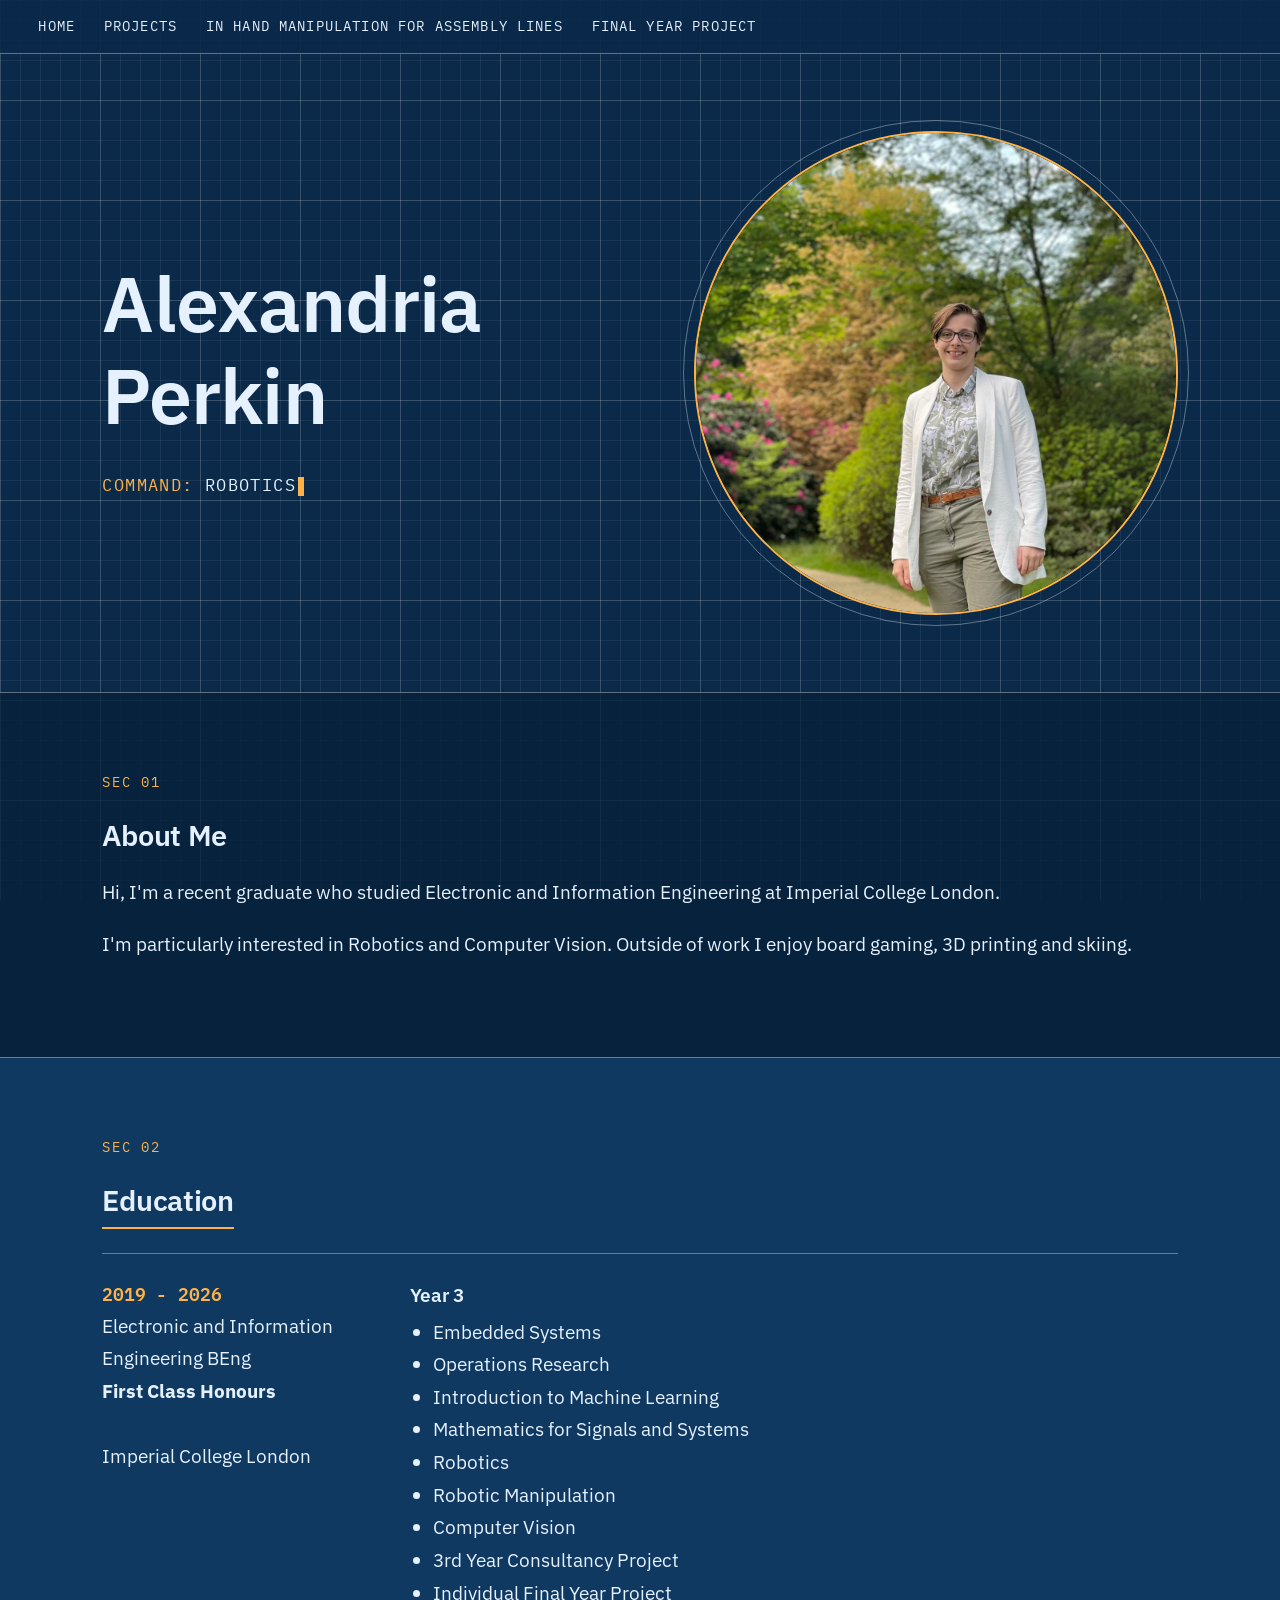
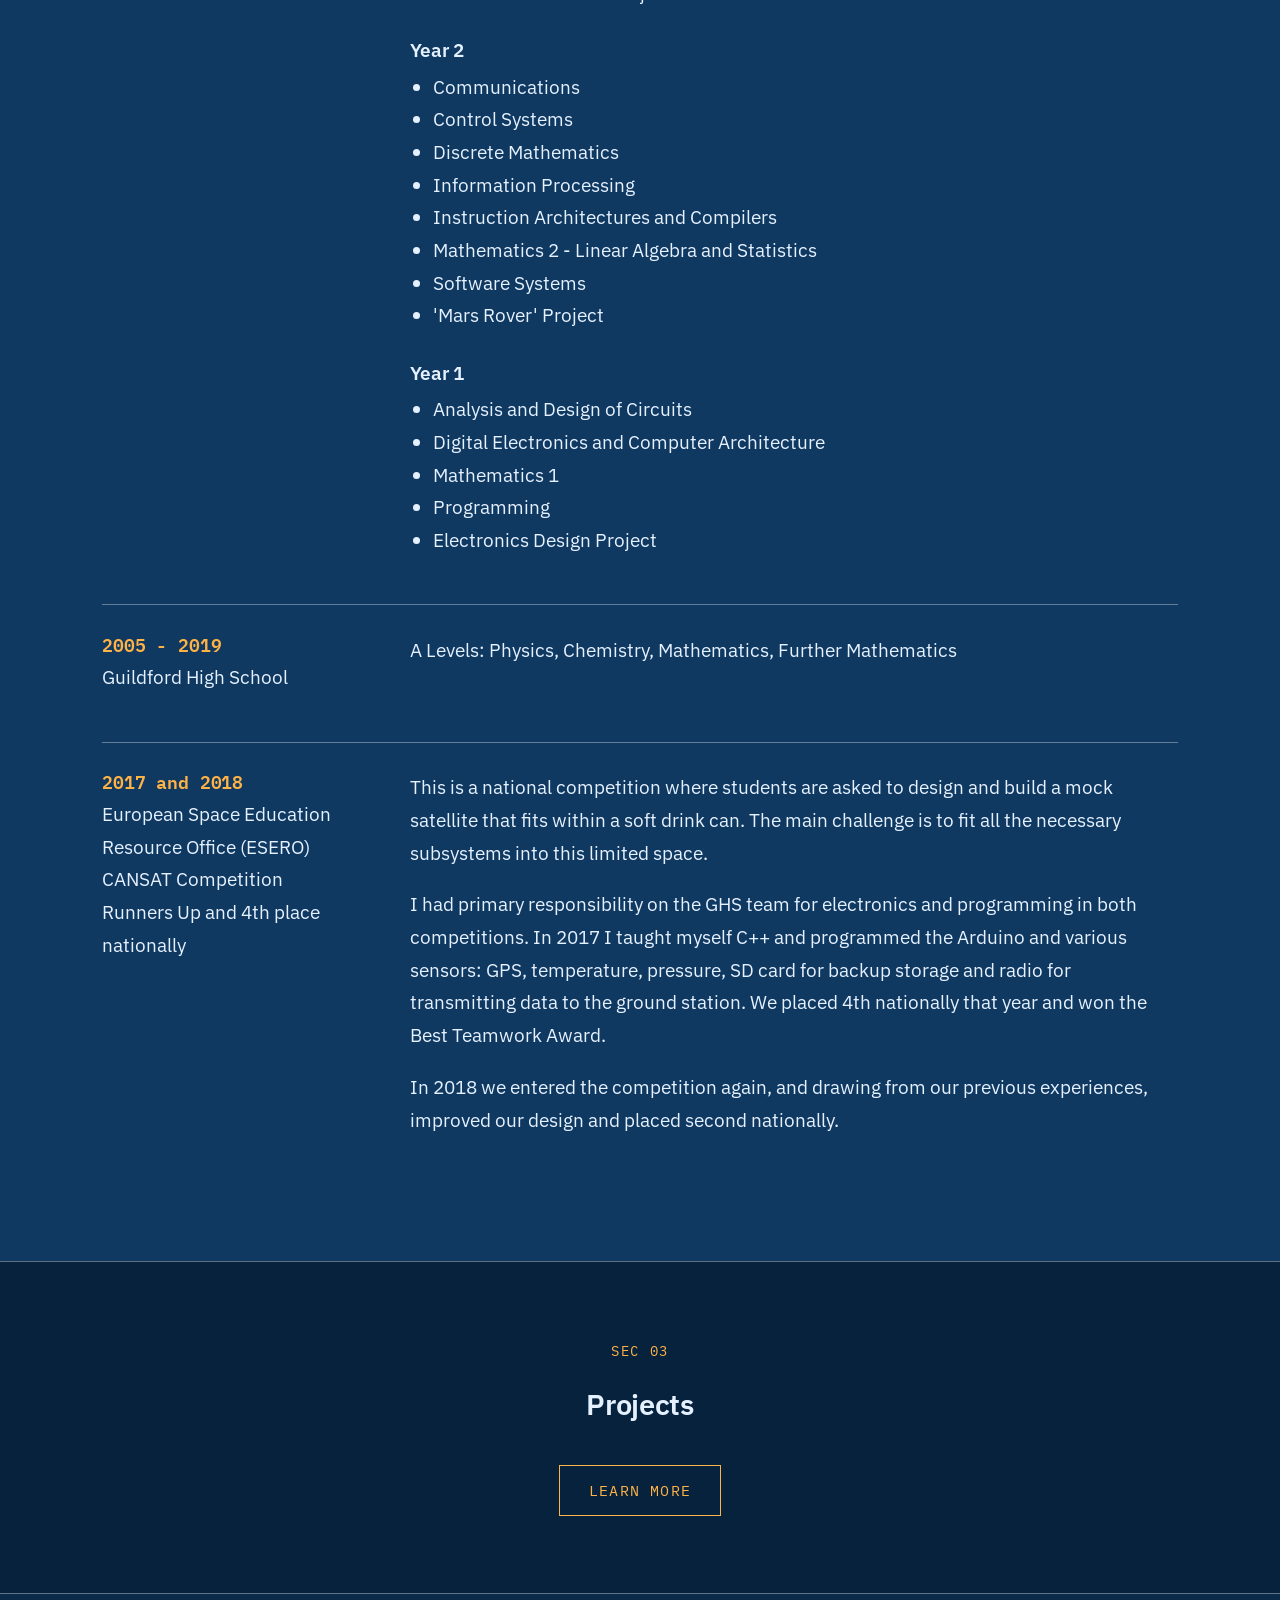
<file: index.html>
<!DOCTYPE html>
<html lang="en-GB">
<head>
  <meta charset="utf-8">
  <meta name="viewport" content="width=device-width, initial-scale=1">
  <title>Home | Portfolio</title>
  <link href="https://fonts.googleapis.com/css2?family=IBM+Plex+Mono:wght@400;500&family=IBM+Plex+Sans:wght@400;600&display=swap" rel="stylesheet">

  <link rel="stylesheet" href="style.css">
  <script src="script.js" defer></script>
</head>
<body>
  <nav>
    <a href="index.html">Home</a>
    <a href="projects.html">Projects</a>
    <a href="ihm.html">In Hand Manipulation for Assembly Lines</a>
    <a href="fyp.html">Final Year Project</a>
  </nav>

  <main class="full">
    <section class="band">
        <div class="wrap hero"> 
            <div class="hero-text">
                <span class="tag"></span>
                <h1>Alexandria Perkin</h1>
                <p class="command" aria-hidden="true"><span class="prompt">COMMAND:</span> <span id="typed"></span><span class="cursor"></span></p>
            </div>
            <img class="profile" src="images/alex.jpg">
        </div>
    </section>

    <section class="band band-dark">
        <div class="wrap">
            <span class="tag">Sec 01</span>
                <h1>About Me</h1>
                <p>Hi, I'm a recent graduate who studied Electronic and Information Engineering at Imperial College London.</p>
                <p>I'm particularly interested in Robotics and Computer Vision. Outside of work I enjoy board gaming, 3D printing and skiing.</p>
        </div>
    </section>

    <section class="band band-blue">
    <div class="wrap">
        <span class="tag">Sec 02</span>
                <h2>Education</h2>

                    <div class="edu-row">
                    <div>
                        <h3>2019 - 2026</h3>
                        <p>Electronic and Information Engineering BEng<br><strong>First Class Honours</strong> <br><br>Imperial College London</p>
                    </div>
                    <div>
                        <h4>Year 3</h4>
                        <ul>
                        <li>Embedded Systems</li>
                        <li>Operations Research</li>
                        <li>Introduction to Machine Learning</li>
                        <li>Mathematics for Signals and Systems</li>
                        <li>Robotics</li>
                        <li>Robotic Manipulation</li>
                        <li>Computer Vision</li>
                        <li>3rd Year Consultancy Project</li>
                        <li>Individual Final Year Project</li>
                        </ul>

                        <h4>Year 2</h4>
                        <ul>
                        <li>Communications</li>
                        <li>Control Systems</li>
                        <li>Discrete Mathematics</li>
                        <li>Information Processing</li>
                        <li>Instruction Architectures and Compilers</li>
                        <li>Mathematics 2 - Linear Algebra and Statistics</li>
                        <li>Software Systems</li>
                        <li>'Mars Rover' Project</li>
                        </ul>

                        <h4>Year 1</h4>
                        <ul>
                        <li>Analysis and Design of Circuits</li>
                        <li>Digital Electronics and Computer Architecture</li>
                        <li>Mathematics 1</li>
                        <li>Programming</li>
                        <li>Electronics Design Project</li>
                        </ul>
                    </div>
                    </div>

                    <div class="edu-row">
                    <div>
                        <h3>2005 - 2019</h3>
                        <p>Guildford High School</p>
                    </div>
                    <div>
                        <p>A Levels: Physics, Chemistry, Mathematics, Further Mathematics</p>
                    </div>
                    </div>

                    <div class="edu-row">
                    <div>
                        <h3>2017 and 2018</h3>
                        <p>European Space Education Resource Office (ESERO) CANSAT Competition<br>Runners Up and 4th place nationally</p>
                    </div>
                    <div>
                        <p>This is a national competition where students are asked to design and build a mock satellite that fits within a soft drink can. The main challenge is to fit all the necessary subsystems into this limited space.</p>
                        <p>I had primary responsibility on the GHS team for electronics and programming in both competitions. In 2017 I taught myself C++ and programmed the Arduino and various sensors: GPS, temperature, pressure, SD card for backup storage and radio for transmitting data to the ground station. We placed 4th nationally that year and won the Best Teamwork Award.</p>
                        <p>In 2018 we entered the competition again, and drawing from our previous experiences, improved our design and placed second nationally.</p>
                    </div>
                    </div>
        </div>
    </section>

    <section class="band band-dark band-center">
        <div class="wrap">
            <span class="tag">Sec 03</span>
            <h1>Projects</h1>
            <a class="button" href="projects.html">Learn More</a>
        </div>
    </section>


  </main>

  <footer>
    <p></p>
  </footer>
</body>
</html>
</file>
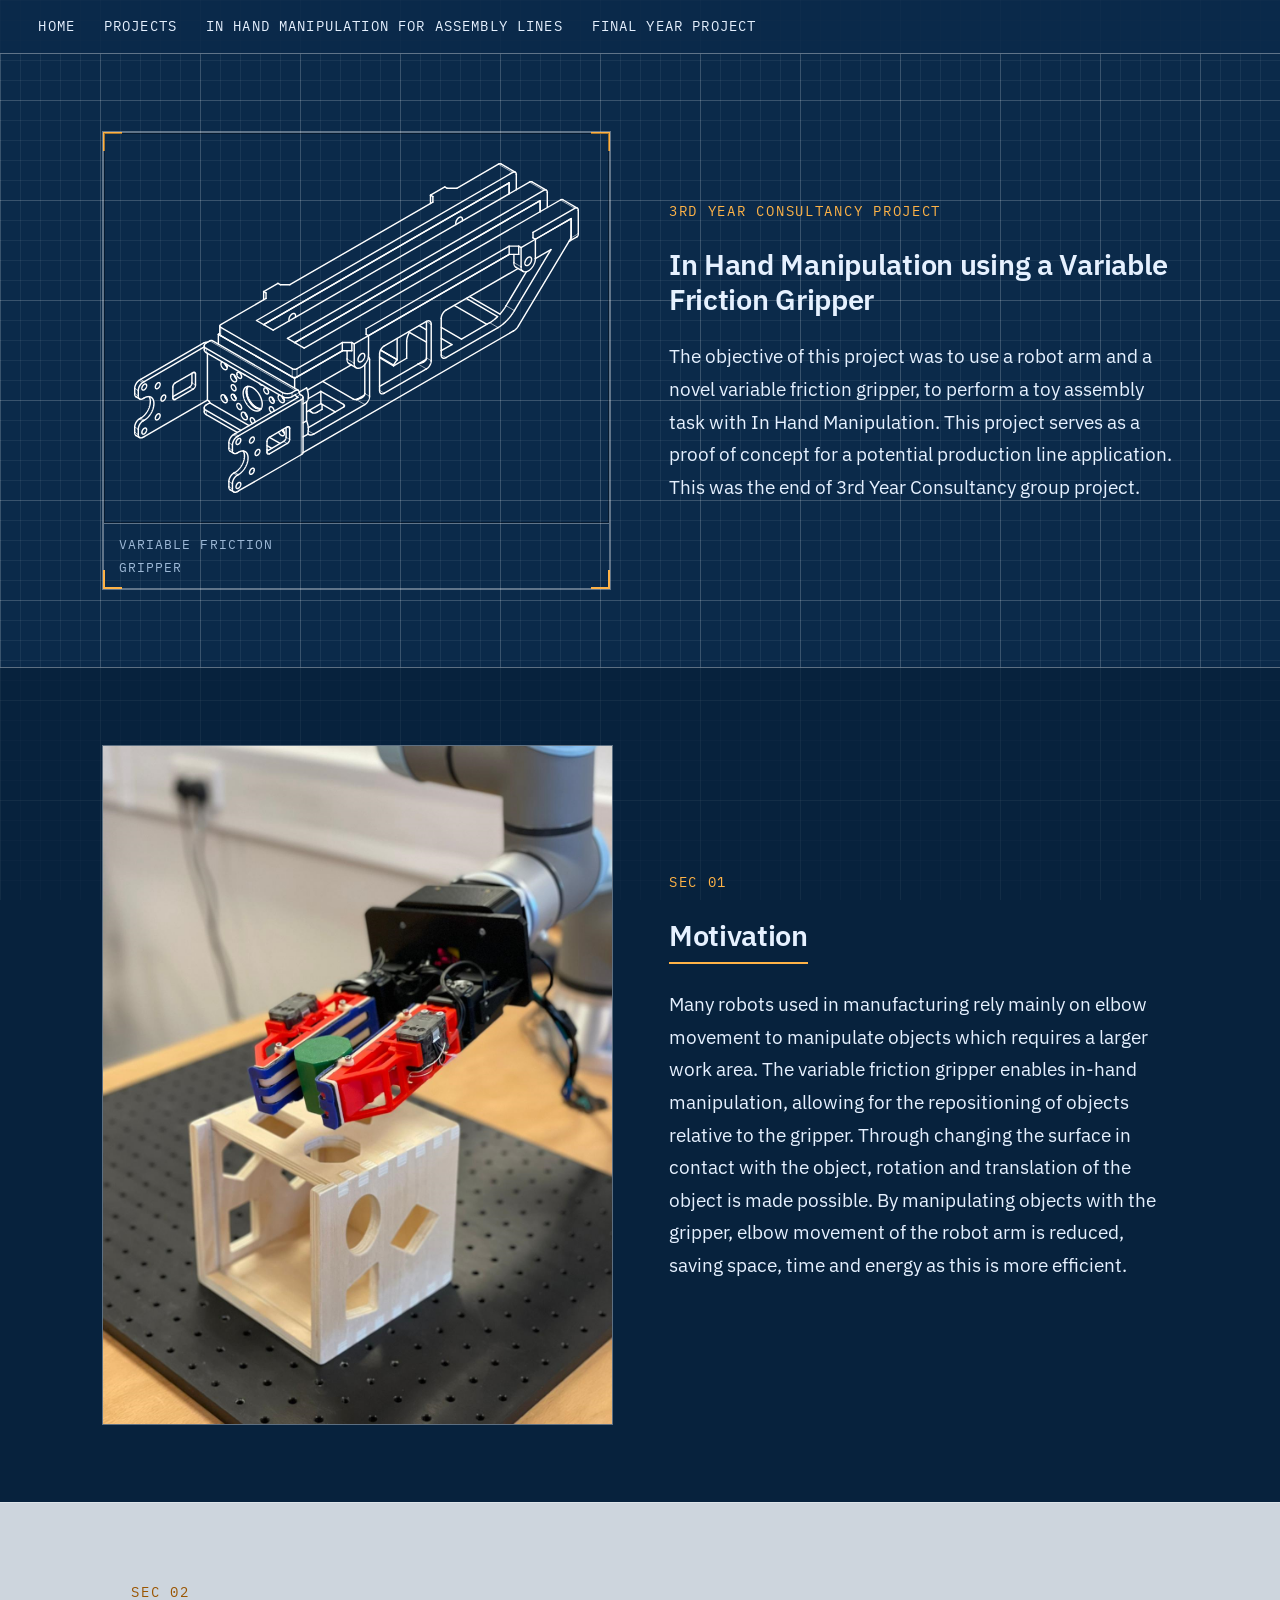
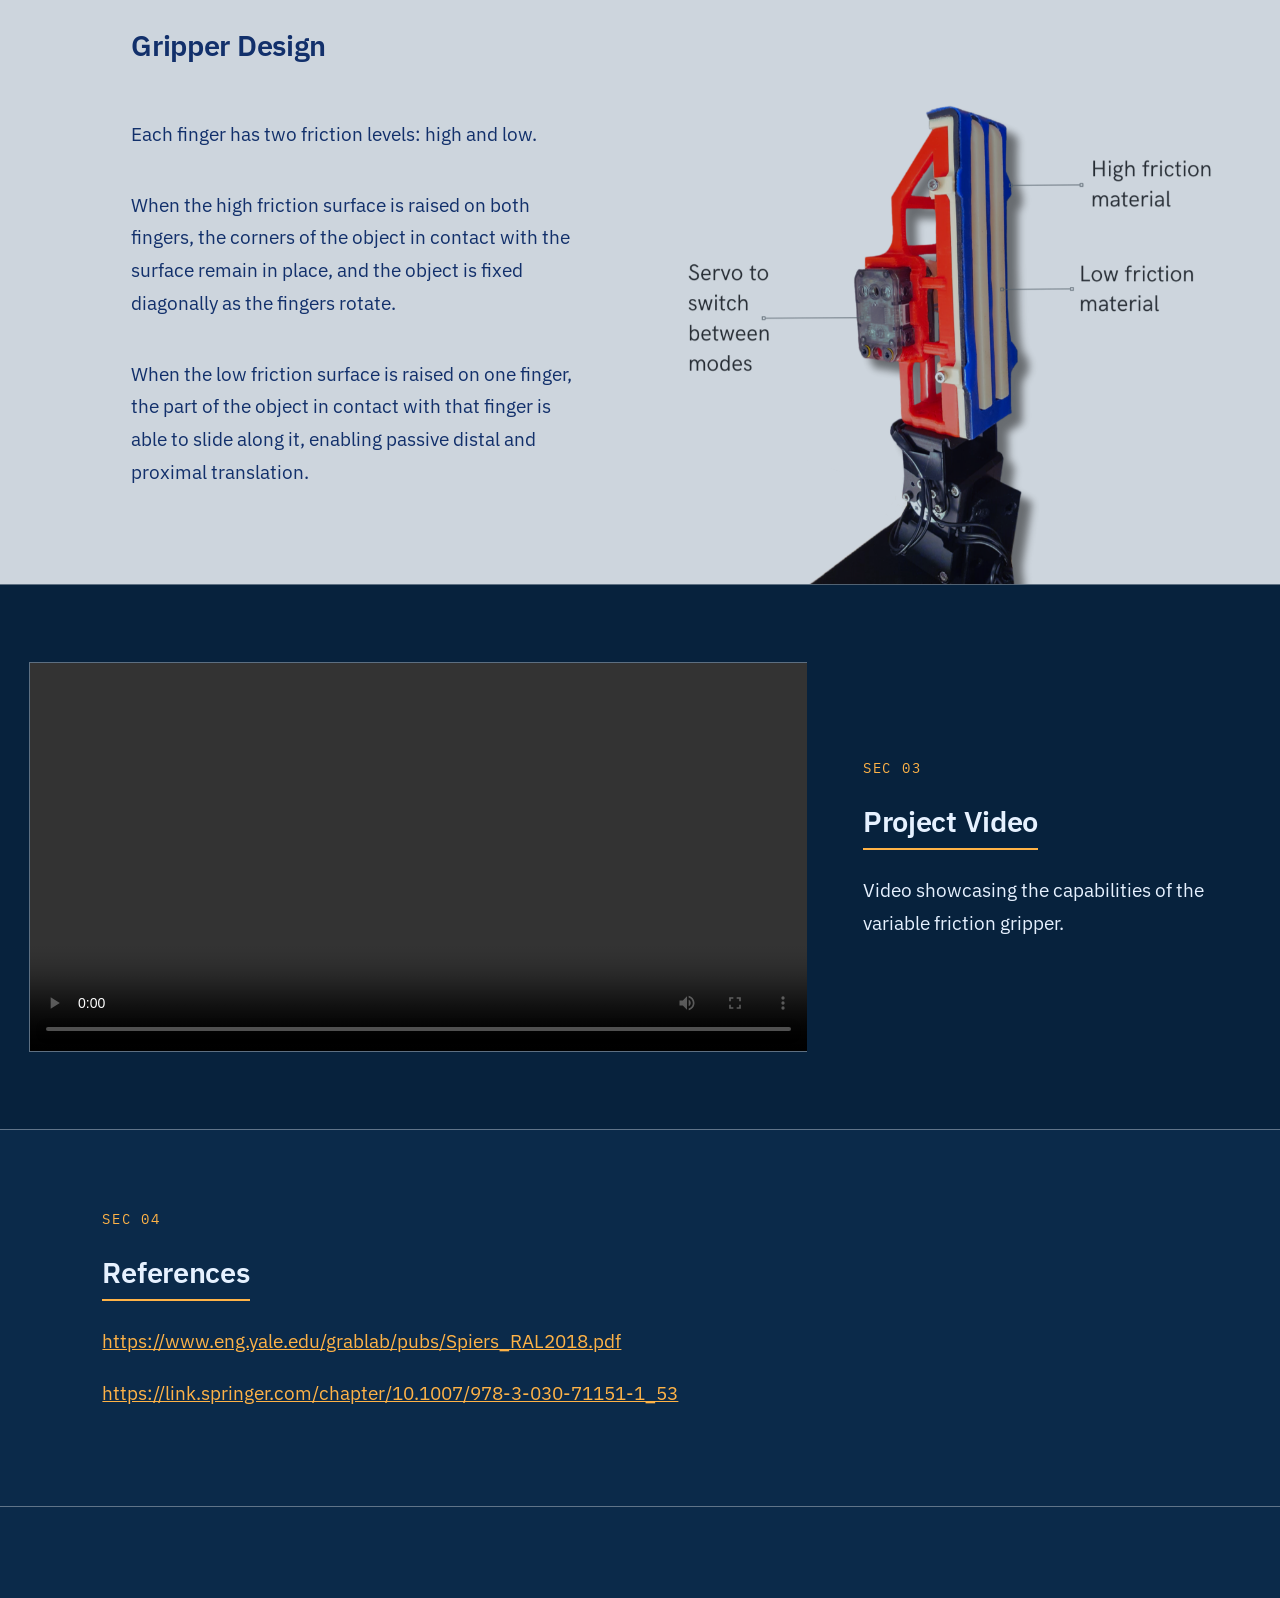
<file: ihm.html>
<!DOCTYPE html>
<html lang="en-GB">
<head>
  <meta charset="utf-8">
  <meta name="viewport" content="width=device-width, initial-scale=1">
  <title>In Hand Manipulation for Assembly Lines | Portfolio</title>
  <link href="https://fonts.googleapis.com/css2?family=IBM+Plex+Mono:wght@400;500&family=IBM+Plex+Sans:wght@400;600&display=swap" rel="stylesheet">

  <link rel="stylesheet" href="style.css">
  <script src="script.js" defer></script>
</head>
<body>
  <nav>
    <a href="index.html">Home</a>
    <a href="projects.html">Projects</a>
    <a href="ihm.html">In Hand Manipulation for Assembly Lines</a>
    <a href="fyp.html">Final Year Project</a>
  </nav>

    <main class="full">

    <section class="band">
      <div class="wrap split">
        <div>
          <figure class="drawing frame">
          <img src="images/vfg.svg">
          <figcaption class="title-block">
              <span>Variable Friction Gripper</span>
            </figcaption>
        </figure>
        </div>

        <div>
          <span class="tag">3rd Year Consultancy Project</span>
          <h1>In Hand Manipulation using a Variable Friction Gripper</h1>
          <p>The objective of this project was to use a robot arm and a novel variable friction gripper, to perform a toy assembly task with In Hand Manipulation. This project serves as a proof of concept for a potential production line application. This was the end of 3rd Year Consultancy group project.</p>
        </div>
      </div>
    </section>

    <section class="band band-dark">
      <div class="wrap split">
        <figure>
          <img src="images/ihm_1.png" alt="Variable friction gripper holding a green cube above a wooden box">
        </figure>
        <div>
          <span class="tag">Sec 01</span>
          <h2>Motivation</h2>
          <p>Many robots used in manufacturing rely mainly on elbow movement to manipulate objects which requires a larger work area. The variable friction gripper enables in-hand manipulation, allowing for the repositioning of objects relative to the gripper. Through changing the surface in contact with the object, rotation and translation of the object is made possible. By manipulating objects with the gripper, elbow movement of the robot arm is reduced, saving space, time and energy as this is more efficient.</p>
        </div>
      </div>
    </section>

    <section class="band band-light band-flush">
      <div class="flush-split">
        <div class="flush-text">
          <span class="tag">Sec 02</span>
          <h2>Gripper Design</h2>
          <p>Each finger has two friction levels: high and low.</p>
          <p>When the high friction surface is raised on both fingers, the corners of the object in contact with the surface remain in place, and the object is fixed diagonally as the fingers rotate.</p>
          <p>When the low friction surface is raised on one finger, the part of the object in contact with that finger is able to slide along it, enabling passive distal and proximal translation.</p>
        </div>
        <img src="images/ihm_2.png" >
      </div>
    </section>

    <section class="band band-dark">
      <div class="wrap split  split-video">
        <figure>
          <video controls src="images/ihm.mp4"></video>
        </figure>
        <div>
          <span class="tag">Sec 03</span>
          <h2>Project Video</h2>
          <p>Video showcasing the capabilities of the variable friction gripper.</p>
        </div>
      </div>
    </section>

    <section class="band">
      <div class="wrap">
        <span class="tag">Sec 04</span>
        <h2>References</h2>
        <p><a href="https://www.eng.yale.edu/grablab/pubs/Spiers_RAL2018.pdf">https://www.eng.yale.edu/grablab/pubs/Spiers_RAL2018.pdf</a></p>
        <p><a href="https://link.springer.com/chapter/10.1007/978-3-030-71151-1_53">https://link.springer.com/chapter/10.1007/978-3-030-71151-1_53</a></p>
      </div>
    </section>

  </main>

  <footer>
    <p></p>
  </footer>
</body>
</html>
</file>
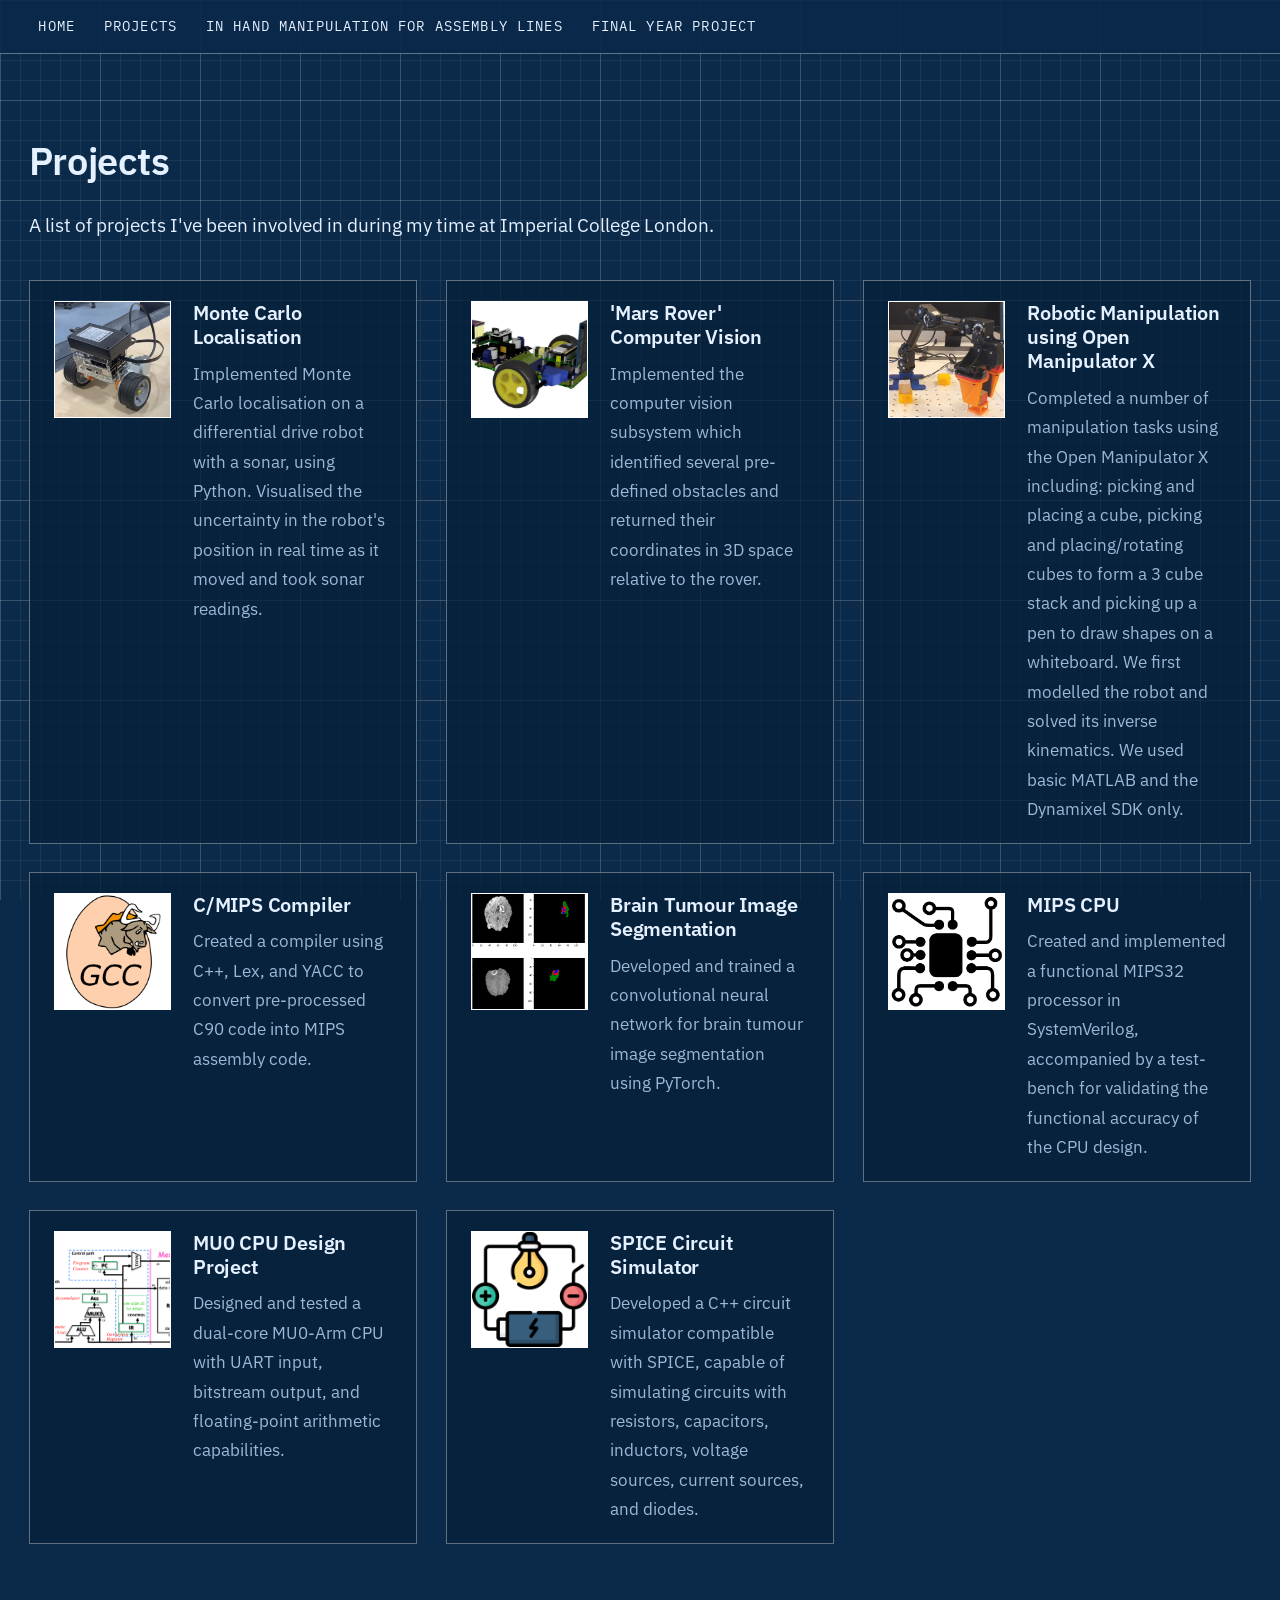
<file: projects.html>
<!DOCTYPE html>
<html lang="en-GB">
<head>
  <meta charset="utf-8">
  <meta name="viewport" content="width=device-width, initial-scale=1">
  <title>Projects | Portfolio</title>
  <link href="https://fonts.googleapis.com/css2?family=IBM+Plex+Mono:wght@400;500&family=IBM+Plex+Sans:wght@400;600&display=swap" rel="stylesheet">

  <link rel="stylesheet" href="style.css">
  <script src="script.js" defer></script>
</head>
<body>
  <nav>
    <a href="index.html">Home</a>
    <a href="projects.html">Projects</a>
    <a href="ihm.html">In Hand Manipulation for Assembly Lines</a>
    <a href="fyp.html">Final Year Project</a>
  </nav>

  <main class="wide">
    <h1>Projects</h1>
    <p>A list of projects I've been involved in during my time at Imperial College London.</p>

    <div class="project-grid">

    <article class="project">
      <img src="images/montecarlo.jpg" alt="">
      <div>
      <h3>Monte Carlo Localisation</h3>
      <p>Implemented Monte Carlo localisation on a differential drive robot with a sonar, using Python. Visualised the uncertainty in the robot's position in real time as it moved and took sonar readings.</p>
    </div>
    </article>

    <article class="project">
      <img src="images/marsrover.png" alt="">
      <div>
      <h3>'Mars Rover' Computer Vision</h3>
      <p>Implemented the computer vision subsystem which identified several pre-defined obstacles and returned their coordinates in 3D space relative to the rover.</p>
      </div>
    </article>

        <article class="project">
      <img src="images/robman.jpg" alt="">
      <div>
        <h3>Robotic Manipulation using Open Manipulator X</h3>
        <p>Completed a number of manipulation tasks using the Open Manipulator X including: picking and placing a cube, picking and placing/rotating cubes to form a 3 cube stack and picking up a pen to draw shapes on a whiteboard.
          We first modelled the robot and solved its inverse kinematics. We used basic MATLAB and the Dynamixel SDK only.</p>
      </div>
    </article>

    <article class="project">
      <img src="images/infoproc.png" alt=" ">
      <div>
        <h3>C/MIPS Compiler</h3>
        <p>Created a compiler using C++, Lex, and YACC to convert pre-processed C90 code into MIPS assembly code.</p>
      </div>
    </article>

    <article class="project">
      <img src="images/compvis.png" alt=" ">
      <div>
        <h3>Brain Tumour Image Segmentation</h3>
        <p>Developed and trained a convolutional neural network for brain tumour image segmentation using PyTorch.</p>
      </div>
    </article>

    <article class="project">
      <img src="images/mips.cpu.png" alt="">
      <div>
        <h3>MIPS CPU</h3>
        <p>Created and implemented a functional MIPS32 processor in SystemVerilog, accompanied by a test-bench for validating the functional accuracy of the CPU design.</p>
      </div>
    </article>

    <article class="project">
      <img src="images/mu0.png" alt="">
      <div>
        <h3>MU0 CPU Design Project</h3>
        <p>Designed and tested a dual-core MU0-Arm CPU with UART input, bitstream output, and floating-point arithmetic capabilities.</p>
      </div>
    </article>

    <article class="project">
      <img src="images/spice.png" alt="">
      <div>
        <h3>SPICE Circuit Simulator</h3>
        <p>Developed a C++ circuit simulator compatible with SPICE, capable of simulating circuits with resistors, capacitors, inductors, voltage sources, current sources, and diodes.</p>
      </div>
    </article>



    </div>


  </main>
</body>
</html>
</file>
<file: style.css>
:root {
  --bg: #0b2a4a;
  --grid-minor: rgba(255, 255, 255, 0.06);
  --grid-major: rgba(255, 255, 255, 0.14);
  --line: rgba(255, 255, 255, 0.35);
  --text: #e6f1ff;
  --muted: #9db8d6;
  --accent: #ffb347;
}

html {
  font-size: 120%;
}

body {
  margin: 0;
  font-family: "IBM Plex Sans", system-ui, sans-serif;
  line-height: 1.7;
  color: var(--text);
  background-color: var(--bg);
  background-image:
    linear-gradient(var(--grid-major) 1px, transparent 1px),
    linear-gradient(90deg, var(--grid-major) 1px, transparent 1px),
    linear-gradient(var(--grid-minor) 1px, transparent 1px),
    linear-gradient(90deg, var(--grid-minor) 1px, transparent 1px);
  background-size: 100px 100px, 100px 100px, 20px 20px, 20px 20px;
}

h1, h2, h3, h4 {
  font-weight: 600;
  line-height: 1.2;
  letter-spacing: -0.01em;
}


a {
  color: var(--accent);
}

.tag {
  display: block;
  font-family: "IBM Plex Mono", monospace;
  font-size: 0.75rem;
  letter-spacing: 0.12em;
  text-transform: uppercase;
  color: var(--accent);
}

.site-name,
nav,
footer {
  font-family: "IBM Plex Mono", monospace;
}

.site-name {
  display: block;
  padding: 1rem 2rem 0.25rem;
  font-size: 0.85rem;
  font-weight: 500;
  color: var(--text);
  text-decoration: none;
}

nav {
  position: sticky;
  top: 0;
  z-index: 10;
  display: flex;
  flex-wrap: wrap;
  gap: 1.5rem;
  padding: 0.75rem 2rem;
  border-bottom: 1px solid var(--line);
  background: rgba(11, 42, 74, 0.92);
  font-size: 0.75rem;
  text-transform: uppercase;
  letter-spacing: 0.08em;
}

nav a {
  color: var(--text);
  text-decoration: none;
}

nav a:hover {
  color: var(--accent);
}

main {
  max-width: 56rem;
  margin: 0 auto;
  padding: 3rem 1.5rem;
}

main > img,
video {
  display: block;
  max-width: 100%;
  height: auto;
  margin: 1.5rem 0;
  border: 1px solid var(--line);
}

footer {
  text-align: center;
  padding: 2rem 1rem;
  font-size: 0.75rem;
  color: var(--muted);
  border-top: 1px solid var(--line);
}

.project-grid {
  display: grid;
  grid-template-columns: repeat(3, 1fr);
  gap: 1.5rem;
  margin-top: 2rem;
}

.project {
  padding: 1.25rem;
  border: 1px solid var(--line);
  background: rgba(7, 32, 58, 0.75);
}

.project img {
  display: block;
  width: 8rem;
  height: 8rem;
  object-fit: cover;
  margin-bottom: 1rem;
  background: #ffffff;
  border: 1px solid var(--line);
}

.project h3 {
  margin: 0 0 0.5rem;
  font-size: 1.05rem;
}

.project p {
  margin: 0;
  font-size: 0.9rem;
  color: var(--muted);
}

.hero {
  display: flex;
  align-items: center;
  justify-content: space-between;
  gap: 2rem;
  padding: 6rem 0 18rem;
}

.hero h1 {
  margin: 0.5rem 0 1rem;
  font-size: clamp(2.5rem, 6vw, 4.5rem);
}

.hero-text p {
  max-width: 28rem;
  margin: 0;
  color: var(--muted);
}

/*prof image*/
.profile {
  flex-shrink: 0;
  width: 25rem;
  height: 25rem;
  object-fit: cover;
  border-radius: 50%;
  border: 2px solid var(--accent);
  outline: 1px solid var(--line);
  outline-offset: 10px;
}

@media (max-width: 40rem) {
  .hero {
    flex-direction: column-reverse;
    min-height: auto;
    text-align: center;
  }
}

/*alternating colours*/
main.full {
  max-width: none;
  padding: 0;
}

.band {
  padding: 4rem 0;
  border-top: 1px solid var(--line);
}

.band:first-child {
  border-top: 0;
}

.wrap {
  max-width: 56rem;
  margin: 0 auto;
  padding: 0 1.5rem;
}

/*home page background bands*/

.band-dark {
  background: rgba(7, 32, 58, 0.75);
}

.band-blue {
  background: rgba(18, 64, 107, 0.7);
}


.band-center {
  text-align: center;
}

.button {
  display: inline-block;
  margin-top: 1rem;
  padding: 0.6rem 1.5rem;
  border: 1px solid var(--accent);
  font-family: "IBM Plex Mono", monospace;
  font-size: 0.8rem;
  letter-spacing: 0.08em;
  text-transform: uppercase;
  text-decoration: none;
}

.button:hover {
  background: var(--accent);
  color: var(--bg);
}

/*two columns*/

.edu-row {
  display: grid;
  grid-template-columns: 14rem 1fr;
  gap: 2rem;
  padding: 1.5rem 0;
  border-top: 1px solid var(--line);
}

.edu-row h3 {
  margin: 0 0 0.25rem;
  font-family: "IBM Plex Mono", monospace;
  font-size: 0.95rem;
  color: var(--accent);
}

.edu-row h4 {
  margin: 0 0 0.5rem;
}

.edu-row h4:not(:first-child) {
  margin-top: 1.5rem;
}

.edu-row p,
.edu-row ul {
  margin: 0 0 1rem;
}

.edu-row ul {
  padding-left: 1.2rem;
}

@media (max-width: 40rem) {
  .edu-row {
    grid-template-columns: 1fr;
    gap: 0.5rem;
  }
}

.figure {
  display: block;
  max-width: 100%;
  height: auto;
  margin: 1.5rem 0;
  border: 1px solid var(--line);
}

/*ihm*/

.split {
  display: grid;
  grid-template-columns: 1fr 1fr;
  gap: 3rem;
  align-items: center;
}

.split figure {
  margin: 0;
}

.split img,
.split video {
  display: block;
  width: 100%;
  height: auto;
  margin: 0;
  border: 1px solid var(--line);
}

.caption {
  margin-top: 0.5rem;
  font-family: "IBM Plex Mono", monospace;
  font-size: 0.7rem;
  letter-spacing: 0.08em;
  text-transform: uppercase;
  color: var(--muted);
}

.band a {
  overflow-wrap: anywhere;
}

@media (max-width: 40rem) {
  .split {
    grid-template-columns: 1fr;
    gap: 1.5rem;
  }
}

.band-light {
  background: rgba(233, 237, 242, 0.88);
  color: #12306b;
}

.band-light .tag {
  color: #9a5500;
}

.band-flush {
  padding: 0;
}

.flush-split {
  display: grid;
  grid-template-columns: 1fr 1fr;
  position: relative;
}

.flush-text {
  display: flex;
  flex-direction: column;
  justify-content: center;
  padding: 4rem 3rem 4rem max(1.5rem, calc((100vw - 56rem) / 2 + 1.5rem));
}

.flush-split img {
  position: absolute;
  top: 0;
  right: 0;
  width: 50%;
  height: 100%;
  object-fit: contain;
  object-position: center bottom;
  mix-blend-mode: multiply;
  border: 0;
}

@media (max-width: 40rem) {
  .flush-split {
    grid-template-columns: 1fr;
  }

  .flush-text {
    padding: 3rem 1.5rem;
  }

    .flush-split img {
    position: static;
    width: 100%;
    height: auto;
  }
}

@media (min-width: 41rem) {
  .split-video {
    max-width: 76rem;
    grid-template-columns: 2fr 1fr;
  }
}

/*cursor anim*/

@media (hover: hover) and (pointer: fine) {
  body {
    background-attachment: fixed;
  }

  body::before {
    content: "";
    position: fixed;
    inset: 0;
    z-index: -1;
    pointer-events: none;
    background-image:
      linear-gradient(rgba(160, 210, 255, 0.4) 1px, transparent 1px),
      linear-gradient(90deg, rgba(160, 210, 255, 0.5) 1px, transparent 1px),
      linear-gradient(rgba(160, 210, 255, 0.2) 1px, transparent 1px),
      linear-gradient(90deg, rgba(160, 210, 255, 0.3) 1px, transparent 1px);
    background-size: 100px 100px, 100px 100px, 20px 20px, 20px 20px;
    -webkit-mask-image: radial-gradient(circle 220px at var(--mx, -999px) var(--my, -999px), #000, transparent);
    mask-image: radial-gradient(circle 220px at var(--mx, -999px) var(--my, -999px), #000, transparent);
  }
}

.reveal {
  opacity: 0;
  transform: translateY(1.5rem);
  transition: opacity 0.7s ease, transform 0.7s ease;
}

.reveal.in {
  opacity: 1;
  transform: none;
}

.band h2 {
  width: fit-content;
}

.band h2::after {
  content: "";
  display: block;
  width: 100%;
  height: 2px;
  margin-top: 0.5rem;
  background: var(--accent);
  transform-origin: left;
  transition: transform 0.8s ease 0.2s;
}

.band-center h2 {
  margin-left: auto;
  margin-right: auto;
}

.band-center h2::after {
  transform-origin: center;
}

.line::after {
  transform: scaleX(0);
}

.line.drawn::after {
  transform: scaleX(1);
}

@media (prefers-reduced-motion: reduce) {
  .reveal,
  .band h2::after {
    opacity: 1;
    transform: none;
    transition: none;
  }
}

/*hero anim*/

.hero-text .command {
  margin-top: 1.5rem;
  min-height: 1.7em;
  font-family: "IBM Plex Mono", monospace;
  font-size: 0.9rem;
  letter-spacing: 0.08em;
  text-transform: uppercase;
  color: var(--text);
}

.prompt {
  color: var(--accent);
}

.cursor {
  display: inline-block;
  width: 0.6ch;
  height: 1.1em;
  margin-left: 2px;
  vertical-align: text-bottom;
  background: var(--accent);
  animation: blink 1s steps(1) infinite;
}

@keyframes blink {
  50% { opacity: 0; }
}

@media (prefers-reduced-motion: reduce) {
  .cursor { animation: none; }
}

/*wide projects*/

main.wide {
  max-width: 80rem;
}

.project {
  display: grid;
  grid-template-columns: 6rem 1fr;
  column-gap: 1.25rem;
  align-items: start;
  padding: 1rem 1.25rem;
  text-align: left;
}

.project img {
  grid-row: 1 / span 2;
  width: 6rem;
  height: 6rem;
  margin: 0;
}

/*fyp*/

.drawing {
  max-width: 36rem;
  margin: 2rem 0;
  border: 1px solid var(--line);
}

.drawing img {
  display: block;
  box-sizing: border-box;
  width: 100%;
  height: auto;
  padding: 1.5rem;
  filter: invert(1);
}

.title-block {
  display: grid;
  grid-template-columns: 2fr 1fr 1fr;
  border-top: 1px solid var(--line);
  font-family: "IBM Plex Mono", monospace;
  font-size: 0.7rem;
  letter-spacing: 0.08em;
  text-transform: uppercase;
  color: var(--muted);
}

.title-block span {
  padding: 0.5rem 0.75rem;
  border-right: 1px solid var(--line);
}

.title-block span:last-child {
  border-right: 0;
}

@media (min-width: 41rem) {
  .split-media {
    max-width: 76rem;
    grid-template-columns: 3fr 2fr;
  }
}

.split-media img {
  border: 0;
}

.topic-row {
  display: grid;
  grid-template-columns: 12rem 1fr;
  gap: 2rem;
  align-items: start;
  margin-top: 1.5rem;
}

.topic-row img {
  display: block;
  width: 100%;
  aspect-ratio: 4 / 3;
  object-fit: cover;
  border: 1px solid var(--line);
}

.topic-row h3 {
  margin-top: 0;
}

@media (max-width: 40rem) {
  .topic-row {
    grid-template-columns: 1fr;
    gap: 1rem;
  }

  .topic-row img {
    max-width: 14rem;
  }
}

.detect-img
{
  display: block;
  width: 150%;
  height: 150%;
  aspect-ratio: 4 / 3;
  object-fit: cover;
  border: 1px solid var(--line);
}

.frame {
  position: relative;
  border: 2px solid var(--line);
}

.frame .figure {
  display: block;
  width: 100%;
  margin: 0;
  border: 0;
}

.frame::before {
  content: "";
  position: absolute;
  inset: -1px;
  pointer-events: none;
  background:
    linear-gradient(var(--accent), var(--accent)) top left / 1rem 2px,
    linear-gradient(var(--accent), var(--accent)) top left / 2px 1rem,
    linear-gradient(var(--accent), var(--accent)) top right / 1rem 2px,
    linear-gradient(var(--accent), var(--accent)) top right / 2px 1rem,
    linear-gradient(var(--accent), var(--accent)) bottom left / 1rem 2px,
    linear-gradient(var(--accent), var(--accent)) bottom left / 2px 1rem,
    linear-gradient(var(--accent), var(--accent)) bottom right / 1rem 2px,
    linear-gradient(var(--accent), var(--accent)) bottom right / 2px 1rem;
  background-repeat: no-repeat;
}

.wrap.wide {
  max-width: 76rem;
}

@media (min-width: 41rem) {
  .topic-row {
    grid-template-columns: 22rem 1fr;
    gap: 2.5rem;
  }
}

.topic-row img {
  height: auto;
  aspect-ratio: auto;
  object-fit: contain;
}
</file>
